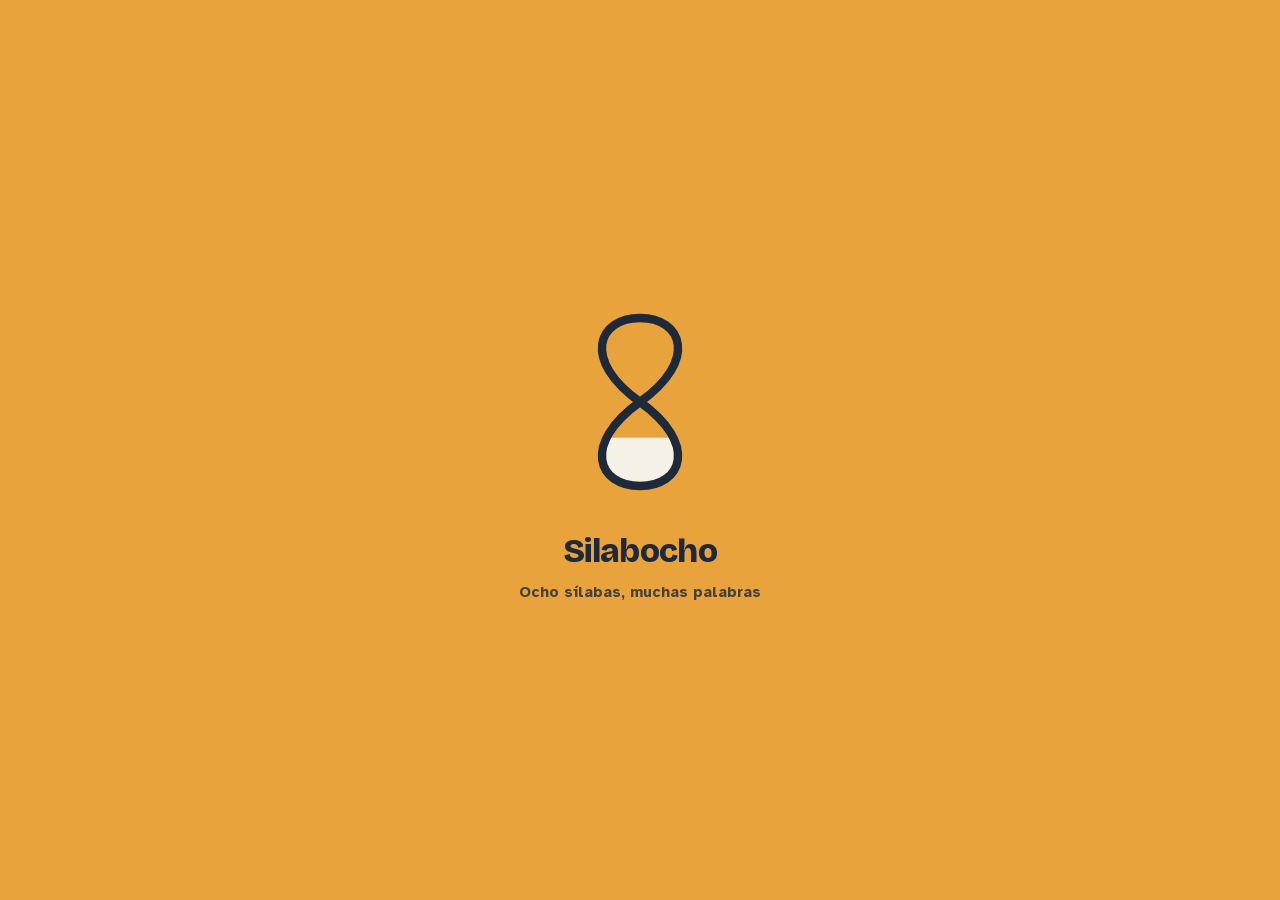
<file: index.html>
<!doctype html>
<html lang="es">
<head>
<meta charset="utf-8">
<meta name="viewport" content="width=device-width, initial-scale=1, viewport-fit=cover">
<title>Silabocho</title>
<meta name="description" content="Ocho sílabas, muchas palabras. Un juego de palabras diario en español.">
<!-- Vista previa al compartir el enlace (WhatsApp, Telegram, redes): necesita direcciones completas.
     La imagen se genera desde icons/og-fuente.html -->
<meta property="og:type" content="website">
<meta property="og:site_name" content="Silabocho">
<meta property="og:locale" content="es_ES">
<meta property="og:url" content="https://joseleking.github.io/Silabocho/">
<meta property="og:title" content="Silabocho · Ocho sílabas, muchas palabras">
<meta property="og:description" content="Un juego de palabras diario en español: forma palabras con ocho sílabas y encuentra los Silabochos.">
<meta property="og:image" content="https://joseleking.github.io/Silabocho/icons/og.png">
<meta property="og:image:type" content="image/png">
<meta property="og:image:width" content="1200">
<meta property="og:image:height" content="630">
<meta property="og:image:alt" content="Logo de Silabocho, un reloj de arena, con el lema «Ocho sílabas, muchas palabras»">
<meta name="twitter:card" content="summary_large_image">
<meta name="theme-color" id="theme-color" content="#F6F1E7">
<!-- Tema: claro por defecto; el modo noche se elige en la ventana «?» y se recuerda.
     Se aplica aquí, antes de pintar la página, para que no haya un destello claro al abrir. -->
<script>
  (function(){ var oscuro = false; try{ oscuro = localStorage.getItem('silabocho-tema') === 'oscuro'; }catch(e){}
    document.documentElement.setAttribute('data-theme', oscuro ? 'dark' : 'light');
    document.getElementById('theme-color').setAttribute('content', oscuro ? '#131B26' : '#F6F1E7'); })();
</script>
<meta name="apple-mobile-web-app-capable" content="yes">
<meta name="mobile-web-app-capable" content="yes">
<meta name="apple-mobile-web-app-title" content="Silabocho">
<meta name="apple-mobile-web-app-status-bar-style" content="default">
<link rel="manifest" href="manifest.webmanifest">
<link rel="icon" href="icons/favicon.ico" sizes="32x32">
<link rel="icon" href="icons/favicon.svg" type="image/svg+xml">
<link rel="apple-touch-icon" href="icons/apple-touch-icon.png">
<link rel="preload" href="fonts/bricolage.woff2" as="font" type="font/woff2" crossorigin>
<link rel="stylesheet" href="css/estilo.css">
</head>
<body>
<!-- Portada fugaz: el reloj de arena del logo con la arena cayendo; se va sola o al tocarla -->
<div class="portada" id="portada" aria-hidden="true">
  <svg class="reloj" viewBox="0 0 100 100">
    <defs>
      <clipPath id="p-arriba"><path d="M50,50 C78,30 70,10 50,10 C30,10 22,30 50,50 Z"/></clipPath>
      <clipPath id="p-abajo"><path d="M50,50 C78,70 70,90 50,90 C30,90 22,70 50,50 Z"/></clipPath>
    </defs>
    <g clip-path="url(#p-arriba)"><rect class="arena-arriba" x="20" y="28" width="60" height="24"/></g>
    <g clip-path="url(#p-abajo)"><rect class="arena-abajo" x="20" y="64" width="60" height="28"/></g>
    <line class="chorro" x1="50" y1="50" x2="50" y2="89"/>
    <path class="contorno" d="M50,50 C78,30 70,10 50,10 C30,10 22,30 50,50 C78,70 70,90 50,90 C30,90 22,70 50,50 Z"/>
  </svg>
  <p class="portada-nombre">Silabocho</p>
  <p class="portada-lema">Ocho sílabas, muchas palabras</p>
</div>
<div class="app">
  <header>
    <!-- el logo y el nombre recargan el juego (y llevan al tablero de hoy) -->
    <a class="brand" href="./" title="Recargar Silabocho"><img src="icons/favicon.svg" alt="" width="36" height="36"><h1>Si<span class="met">·</span>la<span class="met">·</span>bo<span class="met">·</span>cho</h1></a>
    <div class="barra">
    <button class="redondo" id="pasados" type="button" aria-haspopup="dialog" aria-label="Juegos pasados" title="Juegos pasados"><svg viewBox="0 0 24 24" aria-hidden="true"><rect x="3.5" y="5" width="17" height="15.5" rx="2.5"/><path d="M3.5 10h17M8 3v4M16 3v4"/></svg></button>
    <button class="racha" id="racha" type="button"><svg viewBox="0 0 24 24" aria-hidden="true"><path fill-rule="evenodd" d="M13.6 2c.4 3-.9 4.8-2.3 6.4-.6-1.1-1.5-1.9-2.7-2.3.5 2-.4 3.5-1.5 5.1C6.1 12.6 5.3 14.1 5.3 16c0 3.6 3 6.2 6.7 6.2s6.7-2.6 6.7-6.2c0-2.7-1.3-4.8-2.5-6.8-1.2-1.9-2.3-3.9-2.6-7.2zM12 20.4c-1.7 0-3-1.2-3-2.8 0-1.4.9-2.4 1.8-3.5.3.8.8 1.3 1.5 1.6.1-1.2.5-2.3 1.1-3.3.9 1.4 1.6 2.9 1.6 4.6 0 2-1.3 3.4-3 3.4z"/></svg><span id="rachan">0</span></button>
    <button class="redondo ayuda" id="ayuda" type="button" aria-haspopup="dialog" aria-label="Cómo se juega" title="Cómo se juega">?</button>
    </div>
  </header>
  <!-- Resumen de ayer: una vez al día, al abrir el juego, si ayer se jugó; texto arriba y acciones debajo -->
  <div class="resumen" id="resumen" role="status" hidden>
    <p class="resumen-txt" id="resumen-txt"></p>
    <button type="button" class="resumen-cerrar" id="resumen-cerrar" aria-label="Cerrar el resumen de ayer">×</button>
    <div class="resumen-acciones">
      <button type="button" class="resumen-btn" id="resumen-seguir">Seguir jugando</button>
      <button type="button" class="resumen-btn fuerte" id="resumen-ver">Ver resultados</button>
    </div>
  </div>
  <!-- Solo cuando se juega un día pasado: qué día es, sus resultados y el atajo para volver al de hoy -->
  <div class="otro-dia" id="otrodia" hidden>
    <p class="otro-dia-txt" id="otrodia-txt"></p>
    <div class="otro-dia-acciones">
      <button type="button" class="sec" id="volver">Volver a hoy</button>
      <button type="button" id="otrodia-ver">Ver resultados</button>
    </div>
  </div>

  <!-- Rango en una línea; al tocarlo, la tabla de rangos -->
  <button class="rank" id="rank" type="button" aria-haspopup="dialog"><span class="rank-name" id="rankname">Monosílabo</span><span class="meter" id="meter"></span><span class="rank-pts" id="pts">0</span></button>

  <!-- La palabra que se escribe; los avisos salen en su sitio -->
  <div class="entrada" id="entrada">
    <div class="verse" id="verse" aria-live="polite"></div>
    <div class="toast" id="toast" role="status"></div>
  </div>

  <div class="rose" id="rose"></div>

  <div class="actions">
    <button class="btn" id="del">Borrar</button>
    <button class="btn icono" id="shuffle" aria-label="Mezclar sílabas" title="Mezclar sílabas"><svg viewBox="0 0 24 24" aria-hidden="true"><path d="M4.95 9.43A7.5 7.5 0 0 1 17.75 7.18"/><path d="M18.84 4.44L19.16 8.86L14.85 7.78"/><path d="M19.05 14.57A7.5 7.5 0 0 1 6.25 16.82"/><path d="M5.16 19.56L4.84 15.14L9.15 16.22"/></svg></button>
    <button class="btn primary" id="send">Enviar</button>
  </div>

  <!-- Palabras halladas: plegadas en una línea (cuántas y las últimas); al abrir, los grupos por sílabas -->
  <details class="found" id="found">
    <summary><span class="found-n"><b id="foundcount">0 palabras</b> <span id="foundtotal"></span></span><span class="found-ultimas" id="ultimas"></span><svg class="chevron" viewBox="0 0 24 24" aria-hidden="true"><path d="M6 9l6 6 6-6"/></svg></summary>
    <div class="found-body">
      <span class="estrella" id="estrella" role="status"></span>
      <div class="words" id="words"></div>
    </div>
  </details>

  <!-- acciones secundarias, en una fila y sin relleno -->
  <div class="secundarias">
    <button class="btn sec share" id="share" type="button">Compartir resultado</button>
    <button class="btn sec pistas" id="pistas" type="button" aria-haspopup="dialog">Pistas</button>
  </div>

  <!-- Invitación a instalar: una sola vez, tras el tercer día jugado, y nunca si ya está instalada -->
  <div class="instalar" id="instalar" role="status" hidden>
    <button type="button" class="instalar-cerrar" id="instalar-cerrar" aria-label="Cerrar">×</button>
    <p class="instalar-titulo"><b>¿Juegas a diario?</b> Añade Silabocho a tu pantalla de inicio.</p>
    <ol class="instalar-ios" id="instalar-ios" hidden>
      <li>Toca el botón Compartir <svg viewBox="0 0 24 24" aria-label="(un cuadrado con una flecha hacia arriba)" role="img"><path d="M12 3v12M7.5 7.5 12 3l4.5 4.5M7 11H5.5v9.5h13V11H17"/></svg> en la barra de Safari.</li>
      <li>Elige <b>Añadir a pantalla de inicio</b>.</li>
    </ol>
    <button type="button" class="btn sec" id="instalar-boton" hidden>Instalar</button>
  </div>
</div>
<!-- Reglas: se abren solas la primera vez y luego con el botón «?» -->
<dialog class="ventana reglas" id="reglas" aria-labelledby="reglas-titulo">
  <h2 id="reglas-titulo">Cómo se juega</h2>
      <ul>
        <li>Forma palabras de dos o más sílabas que lleven la sílaba central. Puedes repetir sílabas.</li>
        <li>No valen verbos conjugados (abrirán) ni con pronombre pegado (díselo).</li>
        <li>Puntuaciones:
          <table class="tabla-puntos">
            <tr><th scope="row">Sílabas</th><td>2</td><td>3</td><td>4</td><td>5 o más</td></tr>
            <tr><th scope="row">Puntos</th><td>1</td><td>2</td><td>4</td><td>6</td></tr>
          </table>
        </li>
        <li>Los <b>Silabochos</b> son las palabras más largas del tablero y suman 5 puntos extra cada uno. ★ marca los que llevas y ☆ los que te faltan.</li>
        <li>Sube de nivel, de Monosílabo a Alejandrino, que solo alcanzan los mejores silabocheros. Si encuentras todas las palabras, consigues <b>★ Tablero completo</b>.</li>
        <li>¿Atascado? Toca <b>Pistas</b>. Las soluciones solo se pueden ver en los tableros de días anteriores.</li>
        <li>Cada día hay un tablero nuevo. En el calendario tienes los anteriores y tu <b>Silabochario</b>.</li>
        <li>La llama cuenta los días seguidos que juegas el tablero del día. ¡Cuida tu racha!</li>
      </ul>
  <label class="interruptor"><span>Modo noche</span><input type="checkbox" id="modo-noche" role="switch"><span class="pista-int" aria-hidden="true"></span></label>
  <button class="btn primary" id="reglas-cerrar" type="button">¡A jugar!</button>
</dialog>
<!-- Pistas: lo que falta, por sílaba inicial y número de sílabas; en días pasados, también las soluciones -->
<dialog class="ventana pistas-v" id="pistasv" aria-labelledby="pistas-titulo">
  <h2 id="pistas-titulo">Pistas</h2>
  <p class="pistas-sub" id="pistas-sub"></p>
  <div class="pistas-tabla" id="pistas-tabla"></div>
  <button class="btn" id="pista-estrella" type="button">Pista para los Silabochos</button>
  <ul class="pista-estrellas" id="pista-estrellas" hidden></ul>
  <div class="pistas-soluciones" id="pistas-soluciones" hidden>
    <p>Este tablero ya es de un día pasado: puedes ver sus soluciones.</p>
    <button class="btn reveal" id="reveal" type="button">Ver soluciones</button>
  </div>
  <button class="btn primary" id="pistas-cerrar" type="button">Cerrar</button>
</dialog>
<!-- Rangos: puntos necesarios para cada uno en este tablero -->
<dialog class="ventana rangos" id="rangos" aria-labelledby="rangos-titulo">
  <h2 id="rangos-titulo">Rangos</h2>
  <p class="rangos-pts" id="rangos-pts"></p>
  <p class="rangos-tiempo">Tiempo jugado: <span class="timer" id="timer" role="timer"><svg viewBox="0 0 24 30" aria-hidden="true"><path d="M12 15C19 10 17 3 12 3S5 10 12 15C19 20 17 27 12 27S5 20 12 15Z" fill="none" stroke="currentColor" stroke-width="2.6" stroke-linejoin="round"/></svg><span id="time">0:00</span></span></p>
  <ol class="rangos-lista" id="rangos-lista"></ol>
  <button class="btn" id="rangos-cerrar" type="button">Cerrar</button>
</dialog>
<!-- Resultados de un día pasado: desde el resumen de ayer, la barra de día pasado, Pistas, el calendario o el Silabochario;
     se abre encima de lo que haya, sin cambiar de día -->
<dialog class="ventana resultados" id="resultados" aria-labelledby="res-titulo">
  <h2 id="res-titulo">Resultados</h2>
  <div class="res-cab">
    <span class="res-rango" id="res-rango"></span>
    <div class="res-cifras" id="res-cifras"></div>
  </div>
  <div class="res-sil" id="res-sil"></div>
  <div class="words" id="res-palabras"></div>
  <div class="res-acciones">
    <button class="btn sec" id="res-compartir" type="button">Compartir</button>
    <button class="btn primary" id="res-cerrar" type="button">Cerrar</button>
  </div>
</dialog>
<!-- Calendario de juegos pasados: cada día con tablero lleva a ese tablero -->
<dialog class="ventana calendario" id="calendario" aria-label="Juegos pasados">
  <div class="pestanas" role="tablist">
    <button type="button" role="tab" id="tab-cal" aria-controls="panel-cal" aria-selected="true">Calendario</button>
    <button type="button" role="tab" id="tab-sil" aria-controls="panel-sil" aria-selected="false">Silabochario</button>
    <button type="button" role="tab" id="tab-est" aria-controls="panel-est" aria-selected="false">Estadísticas</button>
  </div>
  <div class="panel" id="panel-cal" role="tabpanel" aria-labelledby="tab-cal">
  <div class="cal-head">
    <button class="cal-mes" id="cal-prev" type="button" aria-label="Mes anterior">‹</button>
    <h2 id="cal-titulo">octubre de 2026</h2>
    <button class="cal-mes" id="cal-next" type="button" aria-label="Mes siguiente">›</button>
  </div>
  <p class="cal-fecha" id="fecha"></p>
  <div class="cal-dias" aria-hidden="true"><span>L</span><span>M</span><span>X</span><span>J</span><span>V</span><span>S</span><span>D</span></div>
  <div class="cal-grid" id="cal-grid"></div>
  <div class="cal-leyenda"><span><i class="l-jugado"></i>Jugado</span><span><i class="l-completo"></i>Tablero completo</span><span><i class="l-visto"></i>Soluciones vistas</span></div>
  </div>
  <!-- Silabochario: la colección de Silabochos de todos los días; los que faltan son huecos -->
  <div class="panel" id="panel-sil" role="tabpanel" aria-labelledby="tab-sil" hidden>
    <p class="sil-cuenta" id="sil-cuenta"></p>
    <div class="sil-lista" id="sil-lista"></div>
  </div>
  <!-- Estadísticas: vista de conjunto de todos los días jugados -->
  <div class="panel" id="panel-est" role="tabpanel" aria-labelledby="tab-est" hidden>
    <div class="est-cifras" id="est-cifras"></div>
    <h3 class="est-titulo">Días en que llegaste a cada nivel</h3>
    <div class="est-niveles" id="est-niveles"></div>
  </div>
  <button class="btn" id="cal-cerrar" type="button">Cerrar</button>
</dialog>
<noscript><p class="empty" style="text-align:center">Silabocho necesita JavaScript.</p></noscript>
<script src="js/juego.js"></script>
</body>
</html>
</file>
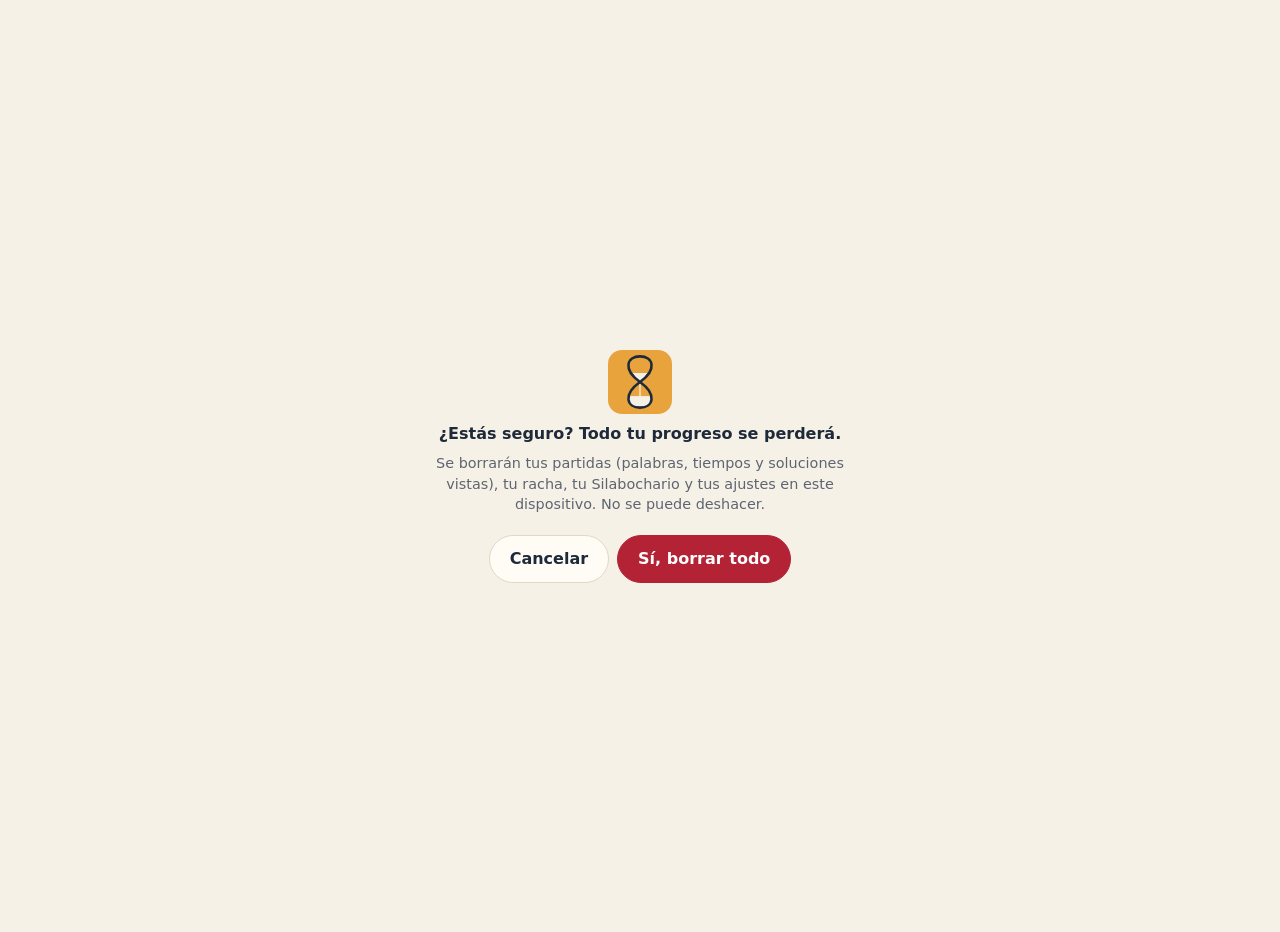
<file: reiniciar/index.html>
<!doctype html>
<html lang="es">
<head>
<meta charset="utf-8">
<meta name="viewport" content="width=device-width, initial-scale=1">
<meta name="robots" content="noindex">
<title>Reiniciar Silabocho</title>
<script>try{ if(localStorage.getItem("silabocho-tema")==="oscuro") document.documentElement.setAttribute("data-theme","dark"); }catch(e){}</script>
<style>
  :root{--bg:#F6F1E7;--fg:#1E2A3A;--muted:#5E6470;--panel:#FFFCF5;--line:#E2D8C5;--bad:#B42335}
  :root[data-theme="dark"]{--bg:#131B26;--fg:#F6F1E7;--muted:#A7AEB9;--panel:#1E2A3A;--line:#2E3B4E;--bad:#C93246}
  body{margin:0;min-height:100vh;display:flex;flex-direction:column;align-items:center;justify-content:center;gap:8px;
    background:var(--bg);color:var(--fg);font:16px/1.45 system-ui,-apple-system,"Segoe UI",sans-serif;text-align:center;padding:16px}
  img{width:64px;height:64px}
  p{margin:0} .sub{color:var(--muted);font-size:.9rem;max-width:32em}
  .botones{display:flex;flex-wrap:wrap;justify-content:center;gap:8px;margin-top:12px}
  .botones[hidden]{display:none}
  button,a.btn{font:inherit;font-weight:700;padding:11px 20px;border-radius:999px;cursor:pointer;text-decoration:none;border:1.5px solid var(--line);background:var(--panel);color:var(--fg)}
  button.borrar{background:var(--bad);border-color:var(--bad);color:#FFFFFF}
  button:focus-visible,a.btn:focus-visible{outline:3px solid var(--fg);outline-offset:2px}
</style>
</head>
<body>
<img src="../icons/favicon.svg" alt="">
<p id="msg"><b>¿Estás seguro? Todo tu progreso se perderá.</b></p>
<p class="sub" id="sub">Se borrarán tus partidas (palabras, tiempos y soluciones vistas), tu racha, tu Silabochario y tus ajustes en este dispositivo. No se puede deshacer.</p>
<div class="botones" id="botones">
  <a class="btn" href="../">Cancelar</a>
  <button class="borrar" id="borrar" type="button">Sí, borrar todo</button>
</div>
<script>
// Borra todo lo que Silabocho guarda en este dispositivo (progreso y copia sin conexión)
// y vuelve al juego como la primera vez. Antes pide confirmación.
document.getElementById('borrar').onclick = async () => {
  document.getElementById('botones').hidden = true;
  document.getElementById('msg').innerHTML = '<b>Reiniciando Silabocho…</b>';
  document.getElementById('sub').textContent = '';
  try { Object.keys(localStorage).filter(k => k.startsWith('silabocho')).forEach(k => localStorage.removeItem(k)); } catch (e) {}
  try { sessionStorage.clear(); } catch (e) {}
  try { if (window.caches) for (const k of await caches.keys()) if (k.startsWith('silabocho')) await caches.delete(k); } catch (e) {}
  try { if (navigator.serviceWorker) for (const r of await navigator.serviceWorker.getRegistrations()) await r.unregister(); } catch (e) {}
  document.getElementById('msg').innerHTML = '<b>Listo: Silabocho está como nuevo.</b>';
  document.getElementById('sub').textContent = 'Volviendo al juego…';
  setTimeout(() => location.replace('../'), 900);
};
</script>
</body>
</html>
</file>
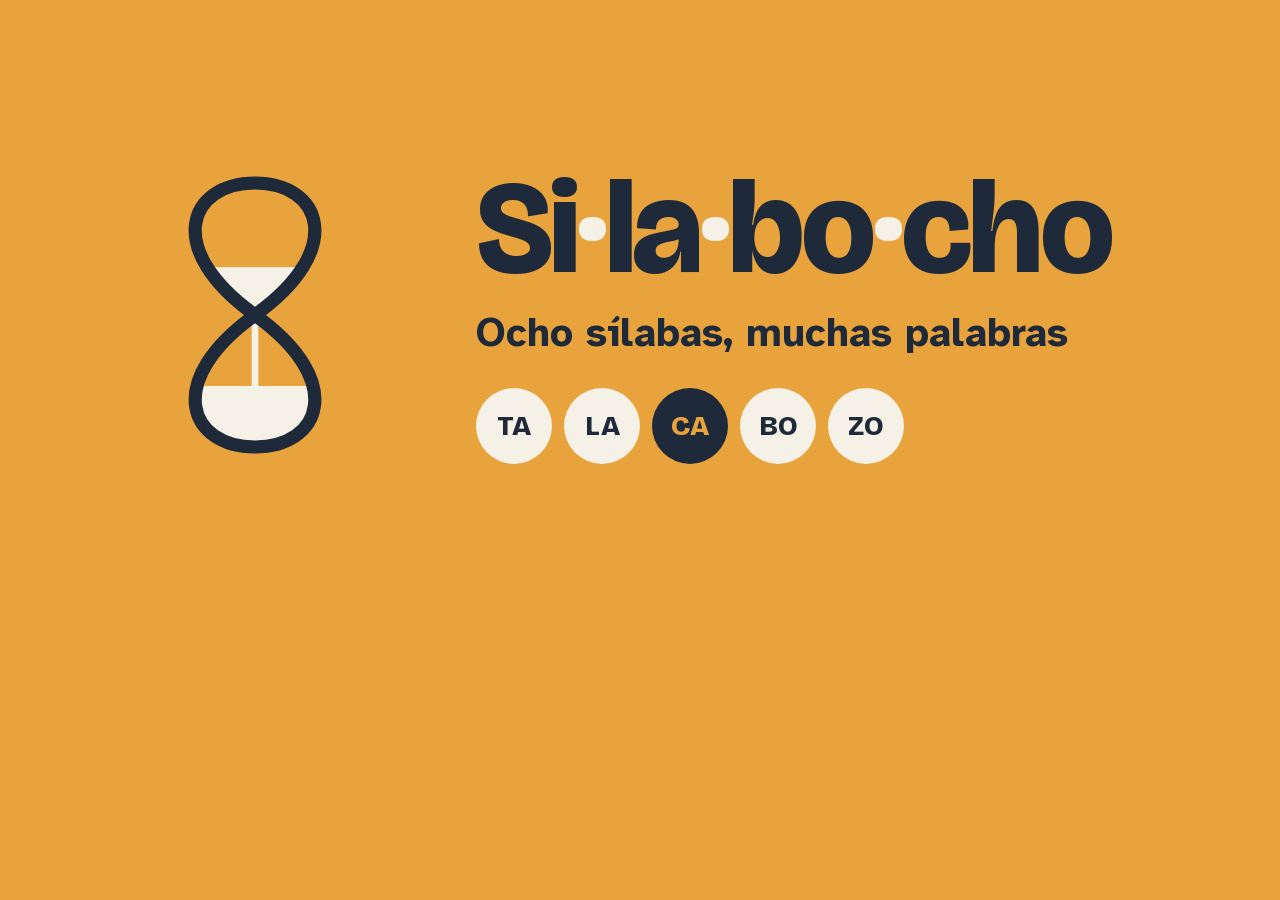
<file: icons/og-fuente.html>
<!doctype html>
<!-- Fuente de icons/og.png, la imagen de vista previa (Open Graph) de 1200×630.
     Para regenerarla: abrir con Chrome sin ventana a 1200×630 y hacer captura, p. ej.
     chrome --headless=new --window-size=1200,630 --hide-scrollbars --screenshot=icons/og.png icons/og-fuente.html -->
<html lang="es">
<head>
<meta charset="utf-8">
<style>
  @font-face{font-family:"Bricolage Grotesque";font-weight:200 800;src:url(../fonts/bricolage.woff2) format("woff2")}
  @font-face{font-family:"Atkinson Hyperlegible";font-weight:700;src:url(../fonts/atkinson-700.woff2) format("woff2")}
  html,body{margin:0;width:1200px;height:630px;overflow:hidden}
  body{background:#E8A33D;color:#1E2A3A;font-family:"Atkinson Hyperlegible",sans-serif;display:flex;align-items:center;gap:56px;padding:0 90px;box-sizing:border-box}
  .reloj{width:330px;height:330px;flex:none}
  .reloj .contorno{fill:none;stroke:#1E2A3A;stroke-width:4;stroke-linejoin:round}
  .reloj rect,.reloj line{fill:#F6F1E7;stroke:#F6F1E7}
  .texto{display:flex;flex-direction:column;gap:18px}
  h1{margin:0;font-family:"Bricolage Grotesque",sans-serif;font-weight:800;font-size:132px;letter-spacing:-.03em;line-height:.95}
  h1 .met{color:#F6F1E7}
  .lema{margin:0;font-size:40px;font-weight:700;line-height:1.15;white-space:nowrap}
  .fichas{display:flex;gap:12px;margin-top:14px}
  .fichas span{width:76px;height:76px;border-radius:50%;display:flex;align-items:center;justify-content:center;
    background:#F6F1E7;font-family:"Bricolage Grotesque",sans-serif;font-weight:800;font-size:28px}
  .fichas span.c{background:#1E2A3A;color:#E8A33D}
</style>
</head>
<body>
  <svg class="reloj" viewBox="0 0 100 100" aria-hidden="true">
    <defs>
      <clipPath id="a"><path d="M50,50 C78,30 70,10 50,10 C30,10 22,30 50,50 Z"/></clipPath>
      <clipPath id="b"><path d="M50,50 C78,70 70,90 50,90 C30,90 22,70 50,50 Z"/></clipPath>
    </defs>
    <rect x="20" y="36" width="60" height="16" clip-path="url(#a)"/>
    <rect x="20" y="72" width="60" height="20" clip-path="url(#b)"/>
    <line x1="50" y1="52" x2="50" y2="72" stroke-width="2"/>
    <path class="contorno" d="M50,50 C78,30 70,10 50,10 C30,10 22,30 50,50 C78,70 70,90 50,90 C30,90 22,70 50,50 Z"/>
  </svg>
  <div class="texto">
    <h1>Si<span class="met">·</span>la<span class="met">·</span>bo<span class="met">·</span>cho</h1>
    <p class="lema">Ocho sílabas, muchas palabras</p>
    <div class="fichas" aria-hidden="true"><span>TA</span><span>LA</span><span class="c">CA</span><span>BO</span><span>ZO</span></div>
  </div>
</body>
</html>
</file>
<file: css/estilo.css>
/* Fuentes alojadas en el proyecto para que funcionen sin conexión (subconjunto latino). */
@font-face{font-family:"Bricolage Grotesque";font-style:normal;font-weight:200 800;font-display:swap;src:url(../fonts/bricolage.woff2) format("woff2")}
/* «Cifras»: solo los dígitos de Bricolage, para que todos los números lleven el 0 sin barra (Atkinson lo tacha) */
@font-face{font-family:"Cifras";font-style:normal;font-weight:200 800;font-display:swap;src:url(../fonts/bricolage.woff2) format("woff2");unicode-range:U+0030-0039}
@font-face{font-family:"Atkinson Hyperlegible";font-style:normal;font-weight:400;font-display:swap;src:url(../fonts/atkinson-400.woff2) format("woff2")}
@font-face{font-family:"Atkinson Hyperlegible";font-style:normal;font-weight:700;font-display:swap;src:url(../fonts/atkinson-700.woff2) format("woff2")}

/* Layout: una sola columna de juego — marcador métrico arriba, verso en construcción, rosa de 7 sílabas + central, acciones, palabras halladas */
/* Paleta del logo: ocre #E8A33D, azul marino #1E2A3A, crema #F6F1E7. --accent-text es el ocre oscurecido para texto (contraste AA). */
:root{
  --bg:#F6F1E7; --panel:#FFFCF5; --fg:#1E2A3A; --muted:#5E6470; --line:#E2D8C5;
  --accent:#E8A33D; --accent-ink:#1E2A3A; --accent-text:#8F560C; --star-soft:#F5DDAE; --bad:#B42335;
  --display:"Bricolage Grotesque", "Arial Narrow", system-ui, sans-serif;
  --body:"Cifras", "Atkinson Hyperlegible", system-ui, -apple-system, "Segoe UI", sans-serif;
}
@media (prefers-color-scheme: dark){:root:not([data-theme="light"]){
  --bg:#131B26; --panel:#1E2A3A; --fg:#F6F1E7; --muted:#A7AEB9; --line:#2E3B4E;
  --accent:#E8A33D; --accent-ink:#1E2A3A; --accent-text:#F0B85F; --star-soft:#4A3715; --bad:#FF8A96; color-scheme:dark}}
:root[data-theme="dark"]{
  --bg:#131B26; --panel:#1E2A3A; --fg:#F6F1E7; --muted:#A7AEB9; --line:#2E3B4E;
  --accent:#E8A33D; --accent-ink:#1E2A3A; --accent-text:#F0B85F; --star-soft:#4A3715; --bad:#FF8A96; color-scheme:dark}
html,body{height:100%}
body{margin:0;background:var(--bg);color:var(--fg);font-family:var(--body);font-size:15px;line-height:1.45;-webkit-text-size-adjust:100%}
.app{max-width:440px;margin:0 auto;padding-inline:max(16px,env(safe-area-inset-left)) max(16px,env(safe-area-inset-right));padding-block:max(14px,env(safe-area-inset-top)) max(32px,env(safe-area-inset-bottom));display:flex;flex-direction:column;gap:14px}
header{display:flex;align-items:center;justify-content:space-between;gap:8px}
.brand{display:flex;align-items:center;gap:6px;min-width:0;color:inherit;text-decoration:none;border-radius:8px;-webkit-tap-highlight-color:transparent}
.brand:focus-visible{outline:3px solid var(--fg);outline-offset:2px}
.brand img{width:30px;height:30px;flex:none;border-radius:8px}
h1{font-family:var(--display);font-weight:800;font-size:1.35rem;white-space:nowrap;line-height:1.1;letter-spacing:-.02em;margin:0}
h1 .met{color:var(--accent-text)}
/* barra de la cabecera: juegos pasados, racha, reloj y ayuda */
.barra{display:flex;align-items:center;gap:4px;flex:none}
.redondo{flex:none;width:32px;height:32px;display:flex;align-items:center;justify-content:center;padding:0;border-radius:50%;border:1px solid var(--line);background:var(--panel);color:var(--fg);
  cursor:pointer;touch-action:manipulation;-webkit-tap-highlight-color:transparent}
.redondo svg{width:18px;height:18px;fill:none;stroke:currentColor;stroke-width:2;stroke-linecap:round}
.ayuda{font-family:var(--display);font-weight:800;font-size:1.05rem}
.racha{height:32px;box-sizing:border-box;padding-inline:7px}
/* en móviles muy estrechos, el logo deja sitio al nombre */
/* barra de día pasado: el día arriba y, debajo, «Volver a hoy» y «Ver resultados» */
.otro-dia{display:grid;grid-template-rows:1fr auto;gap:6px;box-sizing:border-box;margin-top:-4px;padding:8px 8px 8px 12px;border:1px solid transparent;border-radius:14px;background:var(--star-soft);font-size:.82rem;line-height:1.3}
.otro-dia[hidden]{display:none}
.otro-dia-txt{margin:0;padding-top:2px;min-width:0}
.otro-dia-acciones{display:flex;gap:6px}
/* mientras se confirma «Ver resultados»: en rojo, con el mismo tamaño */
.otro-dia.confirma{border-color:var(--bad)}
.otro-dia.confirma #otrodia-ver{background:var(--bad);border-color:var(--bad);color:var(--panel)}
/* datos en línea separados por «·» (ver datosHTML): el «·» va delante de cada dato y el contenedor
   recorta el del primero de cada línea, así nunca queda un «·» al principio ni al final
   (el hueco, --sep, mide lo que « · »; el relleno de la derecha deja sitio a la cursiva) */
.datos{--sep:.78em;display:block;overflow:hidden;padding-right:.2em}
.datos-l{display:flex;flex-wrap:wrap;margin-left:calc(-1 * var(--sep))}
.datos-l>span{position:relative;padding-left:var(--sep);white-space:nowrap}
.datos-l>span::before{content:"·";position:absolute;left:calc(var(--sep) / 2 - .13em)}
/* resumen de ayer: discreto, solo con borde; el texto y la × arriba, las acciones debajo */
.resumen{display:grid;grid-template-columns:1fr auto;grid-template-rows:1fr auto;align-items:start;box-sizing:border-box;gap:6px 6px;margin-top:-4px;padding:8px 6px 8px 12px;border:1px solid var(--line);border-radius:14px;line-height:1.3;font-size:.82rem;color:var(--muted)}
.resumen[hidden],.resumen-btn[hidden]{display:none}
.resumen-txt{margin:0;padding-top:3px;min-width:0}
.resumen-txt b{color:var(--fg);white-space:nowrap}
.resumen-est{color:var(--accent-text);letter-spacing:.05em;white-space:nowrap}
.resumen-acciones{grid-column:1 / -1;display:flex;gap:6px}
.resumen-btn{flex:none;font:inherit;font-weight:700;padding:4px 12px;border-radius:999px;border:1px solid var(--accent);background:transparent;color:var(--accent-text);cursor:pointer;touch-action:manipulation;-webkit-tap-highlight-color:transparent}
.resumen-btn.fuerte{background:var(--accent);color:var(--accent-ink)}
/* mientras se confirma «Ver resultados»: en rojo, con el mismo tamaño */
.resumen.confirma{border-color:var(--bad)}
.resumen.confirma .resumen-txt{color:var(--fg);font-weight:700}
.resumen.confirma .resumen-btn{border-color:var(--muted);color:var(--fg)}
.resumen.confirma .resumen-btn.fuerte{background:var(--bad);border-color:var(--bad);color:var(--panel)}
.resumen-cerrar{flex:none;width:26px;height:26px;border:none;border-radius:50%;background:none;color:var(--muted);font-size:1.1rem;line-height:1;cursor:pointer;touch-action:manipulation}
.resumen button:focus-visible{outline:3px solid var(--fg);outline-offset:2px}
.otro-dia button{flex:none;font:inherit;font-weight:700;padding:4px 12px;border-radius:999px;border:1px solid var(--fg);background:var(--fg);color:var(--bg);cursor:pointer;touch-action:manipulation;-webkit-tap-highlight-color:transparent}
.otro-dia button.sec{background:transparent;color:var(--fg)}
/* rango en una línea: nombre, barra y puntos */
.rank{display:flex;align-items:center;gap:10px;width:100%;padding:4px 0;border:none;background:none;color:var(--fg);font:inherit;cursor:pointer;text-align:left;touch-action:manipulation;-webkit-tap-highlight-color:transparent}
.rank-name{flex:none;font-family:var(--display);font-weight:700;font-size:1.05rem}
.rank-pts{flex:none;min-width:2ch;text-align:right;font-family:var(--display);font-weight:700;font-size:1.05rem;font-variant-numeric:tabular-nums}
.meter{flex:1;display:grid;grid-template-columns:repeat(8,1fr);gap:3px}
.racha{display:inline-flex;align-items:center;gap:4px;font:inherit;font-size:.85rem;font-weight:700;color:var(--muted);font-variant-numeric:tabular-nums;
  padding:2px 10px 2px 7px;border:1px solid var(--line);border-radius:999px;background:var(--panel);cursor:pointer;touch-action:manipulation;-webkit-tap-highlight-color:transparent}
.racha svg{width:15px;height:15px;fill:currentColor}
.racha.hoy{color:var(--accent-ink);background:var(--accent);border-color:var(--accent)}
.racha.pendiente{color:var(--accent-text);border:1px dashed var(--accent)}
.racha:focus-visible{outline:3px solid var(--fg);outline-offset:2px}
.timer{display:inline-flex;align-items:center;gap:5px;font-size:.85rem;font-weight:700;color:var(--muted);font-variant-numeric:tabular-nums;padding:2px 10px 2px 8px;border:1px solid var(--line);border-radius:999px;background:var(--panel)}
.timer svg{width:12px;height:15px;flex:none}
.timer.run{color:var(--fg)}
.timer.done{color:var(--accent-text);border-color:var(--accent)}
.meter span{height:8px;border-radius:3px;background:var(--line)}
.meter span.on{background:var(--fg)}
.meter span.last.on{background:var(--accent)}
/* la palabra y los avisos ocupan el mismo hueco: el aviso tapa la palabra mientras se ve */
.entrada{display:grid;min-height:58px}
.entrada>*{grid-area:1/1}
.verse .cursor{display:inline-block;width:3px;height:1.1em;margin-left:3px;border-radius:2px;background:var(--accent);vertical-align:-.15em;animation:parpadeo 1.1s steps(1) infinite}
.verse .crudo{color:var(--muted)}
@keyframes parpadeo{50%{opacity:0}}
.verse{display:flex;align-items:center;justify-content:center;font-family:var(--display);font-weight:700;font-size:2rem;letter-spacing:.01em;text-align:center;word-break:break-word}
.toast{display:flex;align-items:center;justify-content:center;text-align:center;font-size:1.05rem;font-weight:700;color:var(--muted);visibility:hidden}
.entrada.aviso .verse{visibility:hidden}
.entrada.aviso .toast{visibility:visible}
.verse .dot{color:var(--muted);font-weight:500;padding-inline:.06em}
.verse .c{color:var(--accent-text)}
.verse .ph{color:var(--muted);font-weight:500;font-size:1rem;font-family:var(--body)}
.toast.bad{color:var(--bad)} .toast.good{color:var(--fg)} .toast.star{color:var(--accent-text)}
/* Silabocho, nivel nuevo y tablero completo: aviso más grande, que entra con un pequeño salto */
.toast.grande{font-family:var(--display);font-size:1.4rem;font-weight:800;animation:salto .45s ease-out}
@keyframes salto{0%{transform:scale(.8);opacity:0}60%{transform:scale(1.08);opacity:1}100%{transform:scale(1)}}
/* destellos: tramo nuevo de la barra, nombre del nivel, línea de palabras y fila de estrellas */
.meter span.destello{animation:tramo 1.1s ease-out}
@keyframes tramo{0%{background:var(--accent);transform:scaleY(2.2);box-shadow:0 0 10px var(--accent)}100%{transform:scaleY(1);box-shadow:0 0 0 transparent}}
.rank-name.destello{animation:nombre 1.1s ease-out}
@keyframes nombre{0%,40%{color:var(--accent-text);transform:scale(1.08)}100%{transform:scale(1)}}
.rank-name{display:inline-block;transform-origin:left center}
.found summary{border-radius:14px}
.found summary.destello{animation:brillo 1.1s ease-out}
@keyframes brillo{0%{box-shadow:inset 0 0 0 2px var(--accent),0 0 14px var(--accent)}100%{box-shadow:inset 0 0 0 0 transparent,0 0 0 transparent}}
.estrella.destello{animation:salto .6s ease-out}
.rose{position:relative;width:min(330px,86vw);aspect-ratio:1;max-width:100%;margin:0 auto}
.tile{position:absolute;width:24%;aspect-ratio:1;border-radius:50%;transform:translate(-50%,-50%);border:1.5px solid var(--line);background:var(--panel);color:var(--fg);font-family:var(--display);font-weight:700;font-size:clamp(1.05rem,5.2vw,1.4rem);text-transform:uppercase;cursor:pointer;display:flex;align-items:center;justify-content:center;transition:transform .12s ease,left .3s ease-in-out,top .3s ease-in-out;touch-action:manipulation;-webkit-tap-highlight-color:transparent}
.tile:active{transform:translate(-50%,-50%) scale(.92)}
.tile.center{width:28%;background:var(--accent);color:var(--accent-ink);border-color:var(--accent);font-weight:800}
.tile:focus-visible,.btn:focus-visible,.redondo:focus-visible,.rank:focus-visible,.otro-dia button:focus-visible,.cal-mes:focus-visible,.cal-dia:focus-visible{outline:3px solid var(--fg);outline-offset:2px}
.actions{display:grid;grid-template-columns:1fr 1fr 1fr;gap:8px}
.btn{border:1.5px solid var(--line);background:var(--panel);color:var(--fg);border-radius:999px;padding:11px 8px;font-family:var(--body);font-weight:700;font-size:.92rem;cursor:pointer}
.btn{touch-action:manipulation;-webkit-tap-highlight-color:transparent}
.btn.primary{background:var(--fg);color:var(--bg);border-color:var(--fg)}
.btn.icono{display:flex;align-items:center;justify-content:center}
.btn.icono svg{width:22px;height:22px;fill:none;stroke:currentColor;stroke-width:2.2;stroke-linecap:round;stroke-linejoin:round}
.btn.icono.gira svg{animation:gira .45s ease}
@keyframes gira{to{transform:rotate(180deg)}}
/* Compartir y Pistas: secundarios, a medio ancho, solo con borde fino */
.secundarias{display:grid;grid-template-columns:1fr 1fr;gap:8px}
/* invitación a instalar la app */
.instalar{position:relative;display:flex;flex-direction:column;gap:6px;padding:12px 40px 12px 14px;border:1px solid var(--line);border-radius:14px;background:var(--panel);font-size:.85rem}
.instalar[hidden],.instalar [hidden]{display:none}
.instalar-titulo{margin:0}
.instalar-ios{margin:0;padding-left:20px;display:flex;flex-direction:column;gap:3px;color:var(--muted)}
.instalar-ios b{color:var(--fg)}
.instalar-ios svg{width:17px;height:17px;vertical-align:-3px;fill:none;stroke:var(--fg);stroke-width:2;stroke-linecap:round;stroke-linejoin:round}
.instalar .btn{align-self:flex-start;padding:7px 18px}
.instalar-cerrar{position:absolute;top:6px;right:6px;width:28px;height:28px;border:none;border-radius:50%;background:none;color:var(--muted);font-size:1.15rem;line-height:1;cursor:pointer}
.instalar-cerrar:focus-visible{outline:3px solid var(--fg);outline-offset:2px}
.btn.sec{background:transparent;border:1px solid var(--muted);color:var(--fg);font-weight:700}
.found{background:var(--panel);border:1px solid var(--line);border-radius:14px}
.found summary{display:flex;align-items:center;gap:10px;padding:12px 14px;cursor:pointer;list-style:none;font-size:.85rem;color:var(--muted);-webkit-tap-highlight-color:transparent}
.found summary::-webkit-details-marker{display:none}
.found summary:focus-visible{outline:3px solid var(--fg);outline-offset:2px;border-radius:14px}
.found-n{flex:none}
.found-n b{color:var(--fg);font-family:var(--display);font-size:1rem}
.found-ultimas{flex:1;min-width:0;overflow:hidden;white-space:nowrap;text-overflow:ellipsis;color:var(--fg)}
.found-ultimas.completo{flex:0 1 auto;margin-right:auto;padding:2px 10px;border-radius:999px;background:var(--accent);color:var(--accent-ink);font-weight:700}
.found .chevron{flex:none;width:18px;height:18px;fill:none;stroke:currentColor;stroke-width:2.4;stroke-linecap:round;stroke-linejoin:round;transition:transform .2s ease}
.found[open] .chevron{transform:rotate(180deg)}
.found-body{display:flex;flex-direction:column;align-items:flex-start;gap:10px;padding:0 14px 14px}
.estrella{flex:none;font-size:.78rem;font-weight:700;padding:3px 10px;border-radius:999px;border:1px dashed var(--line);color:var(--muted);white-space:nowrap}
.estrella.si{background:var(--accent);border:1px solid var(--accent);color:var(--accent-ink)}
.estrella.medio{border:1px solid var(--accent);color:var(--accent-text)}
.words{display:flex;flex-direction:column;gap:10px}
.grupo{display:flex;flex-direction:column;gap:5px}
.grupo-n{font-size:.75rem;font-weight:700;color:var(--muted);text-transform:uppercase;letter-spacing:.05em}
.grupo-head{display:flex;align-items:baseline;gap:8px}
.grupo-c{font-size:.8rem;font-weight:700;color:var(--fg);font-variant-numeric:tabular-nums}
.grupo-c.ok{color:var(--accent-text)}
.chips{display:flex;flex-wrap:wrap;gap:6px}
.w{font-size:.9rem;padding:3px 9px;border-radius:999px;background:var(--bg);font-variant-numeric:tabular-nums}
.w.star{background:var(--star-soft);color:var(--fg);font-weight:700}
.w.missed{color:var(--muted);border:1px dashed var(--line);background:transparent}
/* Silabocho que se escapó: como las que faltan, pero con ☆ y el borde de acento */
.w.missed.sil-falta{border-color:var(--accent);color:var(--accent-text)}
.empty{font-size:.88rem;color:var(--muted)}
.btn.reveal{background:var(--fg);color:var(--bg);border-color:var(--fg)}
.btn.reveal.warn{background:var(--bad);border-color:var(--bad);color:#FFFFFF}
.btn.reveal.visto{opacity:.55;cursor:default}

/* ---------- ventanas (reglas y calendario) ---------- */
.ventana{width:min(360px,calc(100vw - 32px));box-sizing:border-box;padding:16px;border:1px solid var(--line);border-radius:18px;background:var(--panel);color:var(--fg);
  font-family:var(--body);box-shadow:0 18px 50px rgba(19,27,38,.25)}
.ventana[open]{display:flex;flex-direction:column;gap:10px}
.ventana::backdrop{background:rgba(19,27,38,.45)}
.reglas,.pistas-v,.resultados{width:min(420px,calc(100vw - 32px));max-height:calc(100dvh - 48px);overflow-y:auto}
/* interruptor «Modo noche» (ventana de reglas) */
.interruptor{display:flex;align-items:center;justify-content:space-between;gap:12px;padding:10px 2px 2px;border-top:1px dashed var(--line);font-weight:700;cursor:pointer}
.interruptor input{position:absolute;opacity:0;pointer-events:none}
.pista-int{position:relative;flex:none;width:46px;height:26px;border-radius:999px;background:var(--line);transition:background .2s}
.pista-int::after{content:"";position:absolute;top:3px;left:3px;width:20px;height:20px;border-radius:50%;background:var(--panel);box-shadow:0 1px 3px rgba(19,27,38,.3);transition:transform .2s}
.interruptor input:checked + .pista-int{background:var(--accent)}
.interruptor input:checked + .pista-int::after{transform:translateX(20px)}
.interruptor input:focus-visible + .pista-int{outline:3px solid var(--fg);outline-offset:2px}
@media (prefers-reduced-motion: reduce){.pista-int,.pista-int::after{transition:none}}
.reglas h2{margin:0;font-family:var(--display);font-weight:700;font-size:1.2rem}
/* tabla de puntos de las instrucciones */
.tabla-puntos{margin-top:6px;border-collapse:collapse;font-variant-numeric:tabular-nums;font-size:.85rem}
.tabla-puntos th,.tabla-puntos td{padding:4px 9px;text-align:center;border:1px solid var(--line)}
.tabla-puntos th{text-align:left;font-weight:700;color:var(--muted);background:var(--bg)}
.tabla-puntos tr:last-child td{font-weight:700}
.reglas ul{margin:0;padding-left:18px;display:flex;flex-direction:column;gap:6px;font-size:.88rem}
.cal-head{display:flex;align-items:center;justify-content:space-between;gap:8px}
.cal-head h2{margin:0;font-family:var(--display);font-weight:700;font-size:1.15rem}
.cal-head h2::first-letter{text-transform:uppercase}
.cal-mes{width:34px;height:34px;border-radius:50%;border:1px solid var(--line);background:var(--bg);color:var(--fg);font-size:1.2rem;line-height:1;cursor:pointer;touch-action:manipulation}
.cal-mes:disabled{visibility:hidden}
/* pestañas del calendario: Calendario | Silabochario */
.pestanas{display:grid;grid-template-columns:repeat(3,1fr);gap:4px;padding:3px;border-radius:999px;background:var(--bg)}
.pestanas button{font:inherit;font-size:.82rem;font-weight:700;padding:7px 4px;border:none;border-radius:999px;background:none;color:var(--muted);cursor:pointer;touch-action:manipulation}
.pestanas button[aria-selected="true"]{background:var(--panel);color:var(--fg);box-shadow:0 1px 3px rgba(19,27,38,.15)}
.pestanas button:focus-visible{outline:3px solid var(--fg);outline-offset:1px}
.panel{display:flex;flex-direction:column;gap:10px}
.panel[hidden]{display:none}
/* estadísticas */
.est-cifras{display:grid;grid-template-columns:repeat(3,1fr);gap:6px}
.est-cifra{display:flex;flex-direction:column;align-items:center;gap:2px;padding:8px 4px;border-radius:12px;background:var(--bg);text-align:center}
.est-cifra b{font-family:var(--display);font-size:1.5rem;font-weight:800;line-height:1}
.est-cifra b small{font-size:.8rem;color:var(--muted)}
.est-cifra span{font-size:.72rem;color:var(--muted);line-height:1.2}
.est-titulo{margin:4px 0 0;font-size:.8rem;font-weight:700;color:var(--muted);text-transform:uppercase;letter-spacing:.04em}
.est-niveles{display:flex;flex-direction:column;gap:5px}
.est-nivel{display:grid;grid-template-columns:6.4em 1fr 2ch;align-items:center;gap:8px;font-size:.85rem}
.est-barra{height:10px;border-radius:5px;background:var(--bg);overflow:hidden}
.est-barra i{display:block;height:100%;border-radius:5px;background:var(--fg)}
.est-nivel.ultimo .est-barra i{background:var(--accent)}
.est-n{text-align:right;font-weight:700;font-variant-numeric:tabular-nums}
.est-vacio{margin:0;font-size:.85rem;color:var(--muted);text-align:center}
.sil-cuenta{margin:0;text-align:center;font-family:var(--display);font-weight:700}
.sil-lista{display:flex;flex-direction:column;gap:6px;max-height:min(52vh,420px);overflow-y:auto;margin-inline:-4px;padding-inline:4px}
.sil-dia{display:flex;flex-direction:column;align-items:flex-start;gap:5px;width:100%;padding:8px 10px;border:1px solid var(--line);border-radius:12px;background:var(--bg);color:var(--fg);font:inherit;text-align:left;cursor:pointer;touch-action:manipulation}
.sil-dia.actual{border:2px solid var(--fg)}
.sil-dia:focus-visible{outline:3px solid var(--fg);outline-offset:2px}
.sil-cab{font-size:.8rem;font-weight:700;color:var(--muted)}
.sil-nota{font-weight:400;font-style:italic}
.w.hueco{border:1px dashed var(--accent);background:transparent;color:var(--muted);letter-spacing:.08em}
.w.visto{background:transparent;border:1px dashed var(--line);color:var(--muted)}
/* resultados de un día pasado */
.resultados h2{margin:0;font-family:var(--display);font-weight:700;font-size:1.2rem}
.res-cab{display:flex;flex-direction:column;align-items:flex-start;gap:4px}
.res-rango{padding:3px 12px;border-radius:999px;background:var(--accent);color:var(--accent-ink);font-family:var(--display);font-weight:700}
/* día sin jugar: etiqueta neutra, sin el ocre de los logros */
.res-rango.sin-jugar{background:transparent;border:1px dashed var(--muted);color:var(--muted)}
.res-cifras{font-size:.88rem;color:var(--muted);font-variant-numeric:tabular-nums}
.res-cifras b{color:var(--fg)}
.res-sil{display:flex;flex-direction:column;gap:6px;padding:10px 12px;border-radius:12px;background:var(--bg)}
.res-sil-cab{display:flex;flex-wrap:wrap;align-items:baseline;gap:2px 8px}
.res-sil-cab .grupo-c{white-space:nowrap}
.res-sil-tit{margin:0;font-size:.8rem;font-weight:700;color:var(--muted);text-transform:uppercase;letter-spacing:.04em}
.res-sil-tit.todos{color:var(--accent-text);text-transform:none;letter-spacing:0;font-size:.95rem}
.res-sil .w{font-size:1rem}
/* con las soluciones a la vista (resultados y lista del tablero): las halladas, rellenas, con borde y en negrita;
   las que faltaron siguen huecas y apagadas. Los Silabochos hallados conservan su ocre. */
.resultados .words .w:not(.missed):not(.star),.words.soluciones .w:not(.missed):not(.star){background:color-mix(in srgb,var(--fg) 9%,var(--panel));border:1px solid color-mix(in srgb,var(--fg) 24%,transparent);font-weight:700}
.res-acciones{display:flex;gap:8px;margin-top:4px}
.res-acciones .btn{flex:1}
.res-acciones .btn[hidden]{display:none}
/* pistas */
.pistas-v h2{margin:0;font-family:var(--display);font-weight:700;font-size:1.2rem}
.pistas-sub{margin:0;font-size:.88rem;color:var(--muted)}
.pistas-tabla table{width:100%;border-collapse:collapse;font-variant-numeric:tabular-nums;font-size:.92rem}
.pistas-tabla th,.pistas-tabla td{padding:5px 6px;text-align:center;border-bottom:1px solid var(--line)}
.pistas-tabla thead th{font-size:.78rem;color:var(--muted)}
.pistas-tabla tbody th{text-align:left;font-family:var(--display);text-transform:uppercase}
.pistas-tabla .cero{color:var(--line)}
.pistas-tabla .suma,.pistas-tabla tr.suma{font-weight:700}
.pistas-tabla tr.suma th,.pistas-tabla tr.suma td{border-bottom:none}
.pistas-nota{margin:4px 0 0;font-size:.75rem;color:var(--muted)}
.pista-estrellas{list-style:none;margin:0;padding:0;display:flex;flex-wrap:wrap;gap:6px}
.pista-estrellas li{font-family:var(--display);font-weight:700;padding:3px 10px;border-radius:999px;border:1px dashed var(--accent);color:var(--accent-text);letter-spacing:.04em}
.pista-estrellas[hidden],#pista-estrella[hidden]{display:none}
.pistas-soluciones{display:flex;flex-direction:column;gap:6px;padding-top:8px;border-top:1px dashed var(--line)}
.pistas-soluciones[hidden]{display:none}
.pistas-soluciones p{margin:0;font-size:.85rem;color:var(--muted)}
.sr{position:absolute;width:1px;height:1px;overflow:hidden;clip:rect(0 0 0 0);white-space:nowrap}
.estrella{cursor:pointer}
.cal-fecha{margin:-4px 0 0;text-align:center;font-size:.82rem;color:var(--muted)}
.cal-fecha::first-letter{text-transform:uppercase}
.rangos h2{margin:0;font-family:var(--display);font-weight:700;font-size:1.2rem}
.rangos-pts{margin:0;font-size:.88rem;color:var(--muted)}
.rangos-tiempo{display:flex;align-items:center;gap:8px;margin:0;font-size:.88rem;color:var(--muted)}
.rangos-lista{list-style:none;margin:0;padding:0;display:flex;flex-direction:column;gap:2px}
.rangos-lista li{display:flex;justify-content:space-between;gap:12px;padding:6px 10px;border-radius:10px;font-size:.92rem;font-variant-numeric:tabular-nums;color:var(--muted)}
.rangos-lista li.hecho{color:var(--fg)}
.rangos-lista li.actual{background:var(--accent);color:var(--accent-ink);font-weight:700}
.cal-dias,.cal-grid{display:grid;grid-template-columns:repeat(7,1fr);gap:4px;text-align:center}
.cal-dias span{font-size:.72rem;font-weight:700;color:var(--muted)}
.cal-dia{position:relative;aspect-ratio:1;display:flex;align-items:center;justify-content:center;border-radius:50%;border:1.5px solid transparent;background:none;
  color:var(--fg);font-family:var(--body);font-size:.95rem;font-variant-numeric:tabular-nums;padding:0;touch-action:manipulation;-webkit-tap-highlight-color:transparent}
.cal-dia.vacio{visibility:hidden}
.cal-dia:disabled{color:var(--muted);opacity:.45}
button.cal-dia:not(:disabled){cursor:pointer;background:var(--bg);font-weight:700}
.cal-dia.jugado::after{content:"";position:absolute;bottom:13%;width:5px;height:5px;border-radius:50%;background:var(--accent-text)}
.cal-dia.visto{border-style:dashed;border-color:var(--muted)}
button.cal-dia.completo{background:var(--accent);color:var(--accent-ink)}
.cal-dia.completo::after{background:var(--accent-ink)}
.cal-dia.hoy{color:var(--accent-text)}
.cal-dia.actual{border:2px solid var(--fg)}
.cal-leyenda{display:flex;flex-wrap:wrap;gap:4px 12px;font-size:.75rem;color:var(--muted)}
.cal-leyenda span{display:inline-flex;align-items:center;gap:5px}
.cal-leyenda i{display:inline-block;width:10px;height:10px;border-radius:50%}
.l-jugado{background:var(--accent-text);transform:scale(.6)}
.l-completo{background:var(--accent)}
.l-visto{border:1.5px dashed var(--muted);box-sizing:border-box}
@media (prefers-reduced-motion: reduce){.toast.grande,.meter span.destello,.rank-name.destello,.found summary.destello,.estrella.destello{animation:none}.meter span.destello{background:var(--accent)}.verse .cursor{animation:none}.tile{transition:none}.found .chevron{transition:none}.btn.icono.gira svg{animation:none}}

/* ---------- portada fugaz ---------- */
/* Pantalla de marca (igual en claro y oscuro): fondo ocre, reloj azul marino, arena crema. */
.portada{position:fixed;inset:0;z-index:10;display:flex;flex-direction:column;align-items:center;justify-content:center;gap:6px;
  background:#E8A33D;color:#1E2A3A;cursor:pointer;transition:opacity .45s ease,visibility .45s;padding:16px}
.portada.fuera{opacity:0;visibility:hidden;pointer-events:none}
.reloj{width:min(46vw,210px);height:auto;overflow:visible;animation:latido 2.6s ease-in-out both}
.reloj .contorno{fill:none;stroke:#1E2A3A;stroke-width:4;stroke-linejoin:round}
.reloj rect{fill:#F6F1E7}
.reloj .chorro{stroke:#F6F1E7;stroke-width:2;stroke-dasharray:1.6 2.4;animation:chorro .35s linear infinite,chorro-fin 2.6s ease-in both}
.arena-arriba{animation:vaciar 2.5s cubic-bezier(.45,.05,.55,.95) both}
.arena-abajo{animation:llenar 2.5s cubic-bezier(.45,.05,.55,.95) both}
.portada-nombre{margin:14px 0 0;font-family:var(--display);font-weight:800;font-size:2.1rem;letter-spacing:-.02em;animation:asoma .7s .35s ease-out both}
.portada-lema{margin:0;font-size:.95rem;font-weight:700;animation:asoma-lema .7s .6s ease-out both}
/* la arena de arriba baja de nivel hasta vaciarse; la de abajo sube */
@keyframes vaciar{from{transform:translateY(5px)}to{transform:translateY(23px)}}
@keyframes llenar{from{transform:translateY(19px)}to{transform:translateY(3px)}}
/* los granos del chorro caen (el trazo discontinuo se desplaza hacia abajo) */
@keyframes chorro{to{stroke-dashoffset:-4}}
@keyframes chorro-fin{0%,80%{opacity:1}100%{opacity:0}}
@keyframes latido{0%{transform:scale(.92)}20%{transform:scale(1)}100%{transform:scale(1)}}
@keyframes asoma{from{opacity:0;transform:translateY(6px)}to{transform:none}}
@keyframes asoma-lema{from{opacity:0;transform:translateY(6px)}to{opacity:.8;transform:none}}
@media (prefers-reduced-motion: reduce){
  .reloj,.arena-arriba,.arena-abajo,.reloj .chorro,.portada-nombre,.portada-lema{animation:none}
  .arena-arriba{transform:translateY(12px)} .arena-abajo{transform:translateY(10px)}
}
</file>
